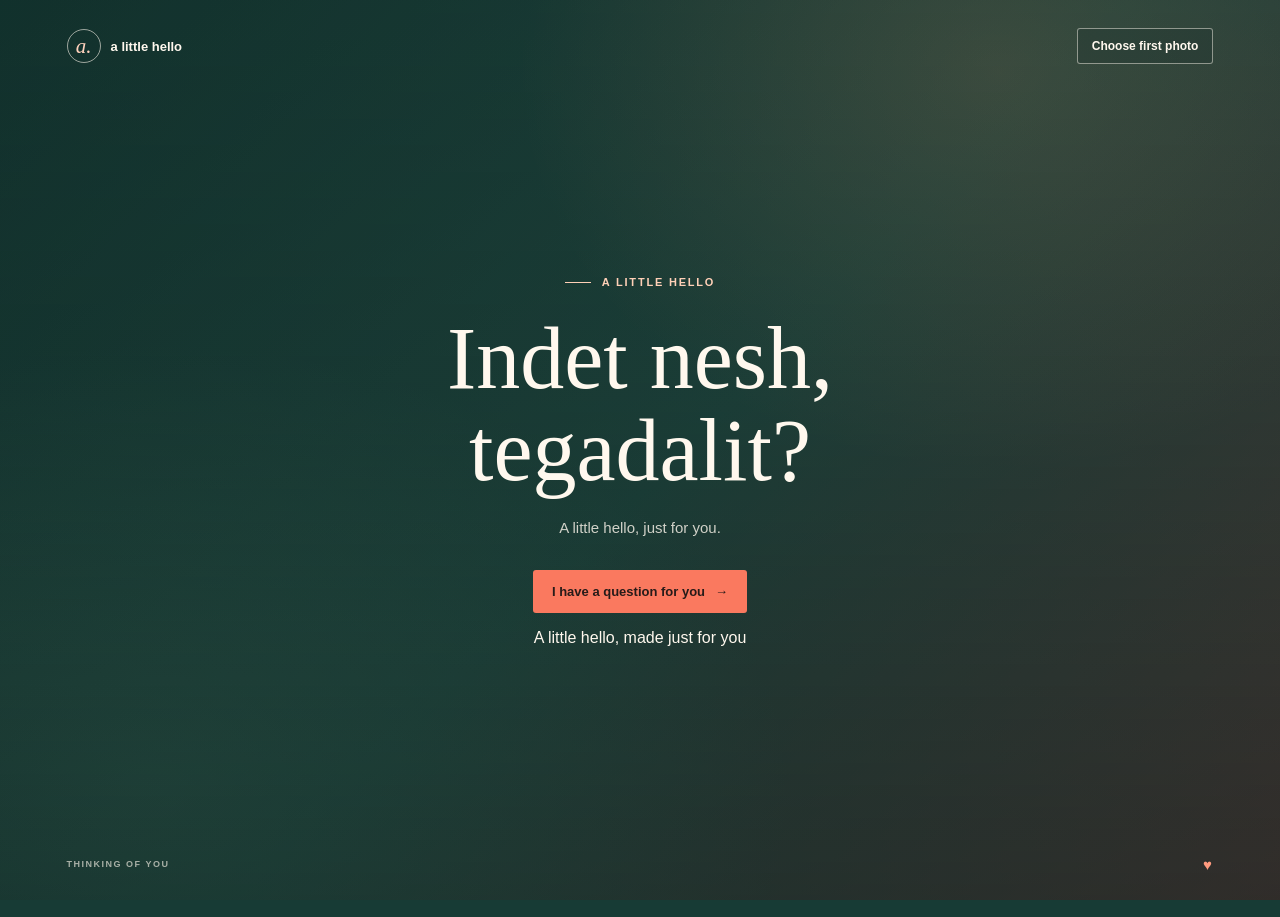
<file: index.html>
<!doctype html>
<html lang="en">
  <head>
    <meta charset="UTF-8" />
    <meta name="viewport" content="width=device-width, initial-scale=1.0" />
    <meta name="theme-color" content="#173b35" />
    <meta name="description" content="A little hello for someone special." />
    <title>A Little Hello</title>
    <link rel="stylesheet" href="styles.css" />
    <script src="app.js" defer></script>
  </head>
  <body data-photo-storage-key="a-little-hello-background-v2">
    <div class="scene" aria-hidden="true"></div>
    <div class="veil" aria-hidden="true"></div>

    <div class="page-shell">
      <header class="topbar">
        <a class="wordmark" href="index.html" aria-label="A Little Hello home">
          <span class="wordmark-mark" aria-hidden="true">a.</span>
          <span class="wordmark-name">a little hello</span>
        </a>
        <div class="photo-tools">
          <input id="photo-input" class="visually-hidden" type="file" accept="image/*" />
          <label class="photo-button" for="photo-input">Choose first photo</label>
          <button id="remove-photo" class="remove-photo" type="button" hidden>Remove photo</button>
        </div>
      </header>

      <main class="invitation">
        <div class="invitation-content">
          <p class="kicker"><span class="kicker-line" aria-hidden="true"></span> A little hello</p>
          <h1>Indet nesh,<br class="desktop-break" /> tegadalit?</h1>
          <p class="supporting-copy">A little hello, just for you.</p>
          <a class="next-page-link" href="poll.html">I have a question for you <span aria-hidden="true">&#8594;</span></a>
        </div>
        <p class="local-note"><span class="status-dot" aria-hidden="true"></span> A little hello, made just for you</p>
      </main>

      <footer class="bottom-bar">
        <span>THINKING OF YOU</span>
        <span class="footer-mark" aria-hidden="true">♥</span>
      </footer>
    </div>
    <p id="photo-status" class="visually-hidden" role="status"></p>
  </body>
</html>
</file>
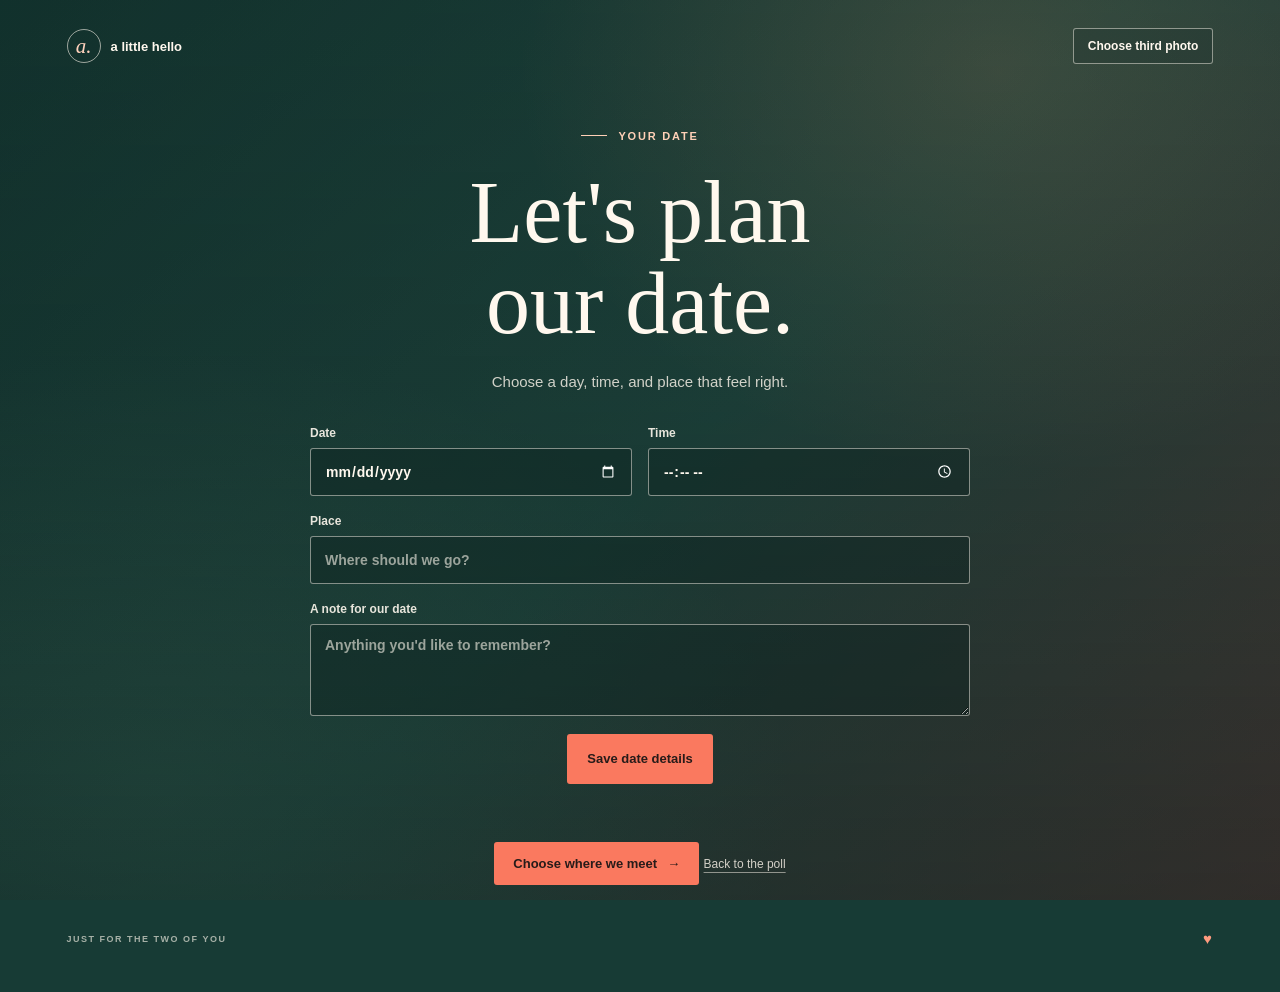
<file: date-details.html>
<!doctype html>
<html lang="en">
  <head>
    <meta charset="UTF-8" />
    <meta name="viewport" content="width=device-width, initial-scale=1.0" />
    <meta name="theme-color" content="#173b35" />
    <meta name="description" content="Plan a date together." />
    <title>Plan Our Date</title>
    <link rel="stylesheet" href="styles.css" />
    <script src="app.js" defer></script>
    <script src="date.js" defer></script>
  </head>
  <body data-photo-storage-key="a-little-date-details-background">
    <div class="scene" aria-hidden="true"></div>
    <div class="veil" aria-hidden="true"></div>

    <div class="page-shell">
      <header class="topbar">
        <a class="wordmark" href="poll.html" aria-label="Back to the date poll">
          <span class="wordmark-mark" aria-hidden="true">a.</span>
          <span class="wordmark-name">a little hello</span>
        </a>
        <div class="photo-tools">
          <input id="photo-input" class="visually-hidden" type="file" accept="image/*" />
          <label class="photo-button" for="photo-input">Choose third photo</label>
          <button id="remove-photo" class="remove-photo" type="button" hidden>Remove photo</button>
        </div>
      </header>

      <main class="invitation planner-invitation">
        <div class="invitation-content planner-content">
          <p class="kicker"><span class="kicker-line" aria-hidden="true"></span> Your date</p>
          <h1>Let's plan<br class="desktop-break" /> our date.</h1>
          <p class="supporting-copy">Choose a day, time, and place that feel right.</p>

          <form id="date-form" class="date-form">
            <label class="date-field">
              <span>Date</span>
              <input id="date-value" name="date" type="date" />
            </label>
            <label class="date-field">
              <span>Time</span>
              <input id="time-value" name="time" type="time" />
            </label>
            <label class="date-field date-field-wide">
              <span>Place</span>
              <input id="place-value" name="place" type="text" placeholder="Where should we go?" />
            </label>
            <label class="date-field date-field-wide">
              <span>A note for our date</span>
              <textarea id="note-value" name="note" rows="3" placeholder="Anything you'd like to remember?"></textarea>
            </label>
            <div class="date-form-actions">
              <button class="date-save" type="submit">Save date details</button>
              <p id="date-status" class="date-status" role="status"></p>
            </div>
          </form>
          <a class="next-page-link" href="meeting.html">Choose where we meet <span aria-hidden="true">&#8594;</span></a>
          <a class="planner-back-link" href="poll.html">Back to the poll</a>
        </div>
      </main>

      <footer class="bottom-bar">
        <span>JUST FOR THE TWO OF YOU</span>
        <span class="footer-mark" aria-hidden="true">♥</span>
      </footer>
    </div>
    <p id="photo-status" class="visually-hidden" role="status"></p>
  </body>
</html>
</file>
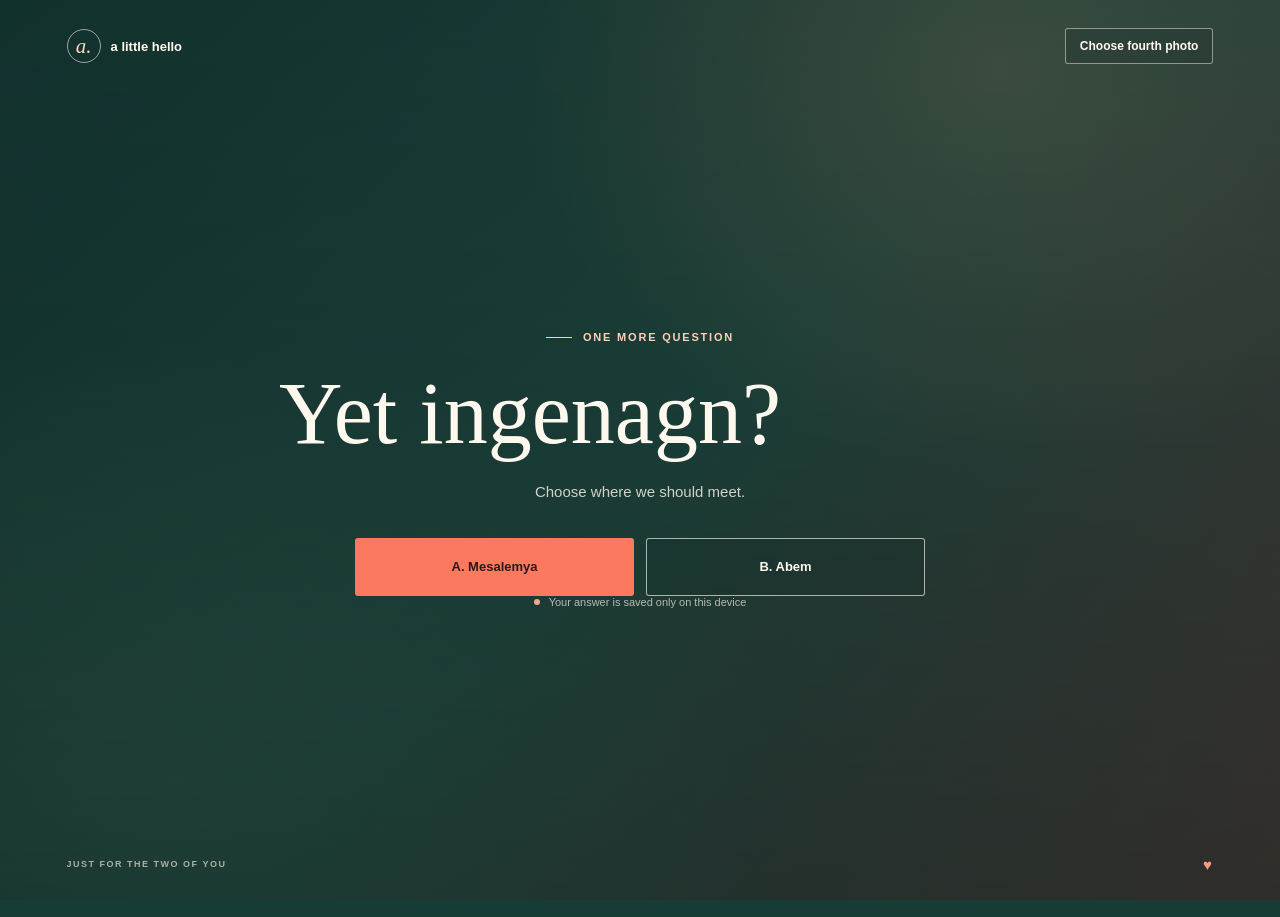
<file: meeting.html>
<!doctype html>
<html lang="en">
  <head>
    <meta charset="UTF-8" />
    <meta name="viewport" content="width=device-width, initial-scale=1.0" />
    <meta name="theme-color" content="#173b35" />
    <meta name="description" content="Choose where to meet for your date." />
    <title>Where Shall We Meet?</title>
    <link rel="stylesheet" href="styles.css" />
    <script src="app.js" defer></script>
    <script src="meeting.js" defer></script>
  </head>
  <body data-photo-storage-key="a-little-meeting-background">
    <div class="scene" aria-hidden="true"></div>
    <div class="veil" aria-hidden="true"></div>

    <div class="page-shell">
      <header class="topbar">
        <a class="wordmark" href="date-details.html" aria-label="Back to date details">
          <span class="wordmark-mark" aria-hidden="true">a.</span>
          <span class="wordmark-name">a little hello</span>
        </a>
        <div class="photo-tools">
          <input id="photo-input" class="visually-hidden" type="file" accept="image/*" />
          <label class="photo-button" for="photo-input">Choose fourth photo</label>
          <button id="remove-photo" class="remove-photo" type="button" hidden>Remove photo</button>
        </div>
      </header>

      <main class="invitation poll-invitation">
        <div class="invitation-content poll-content">
          <p class="kicker"><span class="kicker-line" aria-hidden="true"></span> One more question</p>
          <h1>Yet ingenagn?</h1>
          <p class="supporting-copy">Choose where we should meet.</p>

          <div id="meeting-choices" class="poll-choices" role="group" aria-label="Choose where to meet">
            <button class="poll-answer poll-answer-yes" type="button" data-answer="mesalemya">A. Mesalemya</button>
            <button class="poll-answer poll-answer-no" type="button" data-answer="abem">B. Abem</button>
          </div>

          <section id="meeting-response" class="poll-response" aria-live="polite" hidden>
            <p id="meeting-response-note" class="poll-response-note"></p>
            <a id="last-page-link" class="next-page-link" href="photos.html" hidden>Go to last page <span aria-hidden="true">&#8594;</span></a>
            <button id="change-meeting" class="text-button" type="button">Choose again</button>
          </section>
        </div>
        <p class="poll-privacy"><span class="status-dot" aria-hidden="true"></span> Your answer is saved only on this device</p>
      </main>

      <footer class="bottom-bar">
        <span>JUST FOR THE TWO OF YOU</span>
        <span class="footer-mark" aria-hidden="true">♥</span>
      </footer>
    </div>
    <p id="photo-status" class="visually-hidden" role="status"></p>
  </body>
</html>
</file>
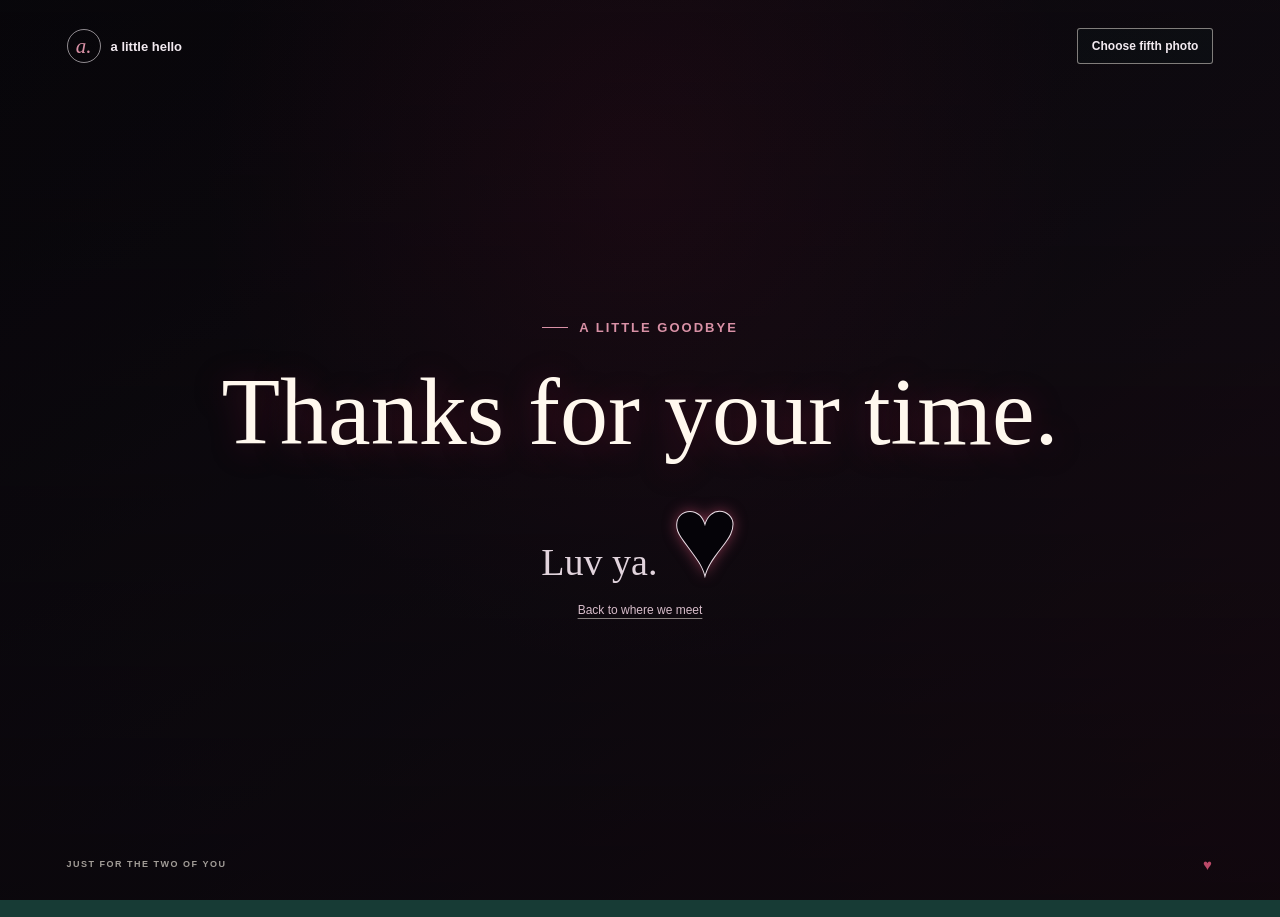
<file: photos.html>
<!doctype html>
<html lang="en">
  <head>
    <meta charset="UTF-8" />
    <meta name="viewport" content="width=device-width, initial-scale=1.0" />
    <meta name="theme-color" content="#100d13" />
    <meta name="description" content="Thanks for your time. Luv ya." />
    <title>A Little Goodbye</title>
    <link rel="stylesheet" href="styles.css" />
    <script src="app.js" defer></script>
  </head>
  <body class="farewell-page" data-photo-storage-key="a-little-farewell-background">
    <div class="scene" aria-hidden="true"></div>
    <div class="veil" aria-hidden="true"></div>

    <div class="page-shell">
      <header class="topbar">
        <a class="wordmark" href="meeting.html" aria-label="Back to where we meet">
          <span class="wordmark-mark" aria-hidden="true">a.</span>
          <span class="wordmark-name">a little hello</span>
        </a>
        <div class="photo-tools">
          <input id="photo-input" class="visually-hidden" type="file" accept="image/*" />
          <label class="photo-button" for="photo-input">Choose fifth photo</label>
          <button id="remove-photo" class="remove-photo" type="button" hidden>Remove photo</button>
        </div>
      </header>

      <main class="invitation photos-invitation">
        <div class="invitation-content photos-content">
          <p class="kicker"><span class="kicker-line" aria-hidden="true"></span> A little goodbye</p>
          <h1>Thanks for your time.</h1>
          <p class="supporting-copy">Luv ya. <span class="farewell-heart" role="img" aria-label="Black heart">&#9829;</span></p>
          <a class="planner-back-link" href="meeting.html">Back to where we meet</a>
        </div>
      </main>

      <footer class="bottom-bar">
        <span>JUST FOR THE TWO OF YOU</span>
        <span class="footer-mark" aria-hidden="true">♥</span>
      </footer>
    </div>
    <p id="photo-status" class="visually-hidden" role="status"></p>
  </body>
</html>
</file>
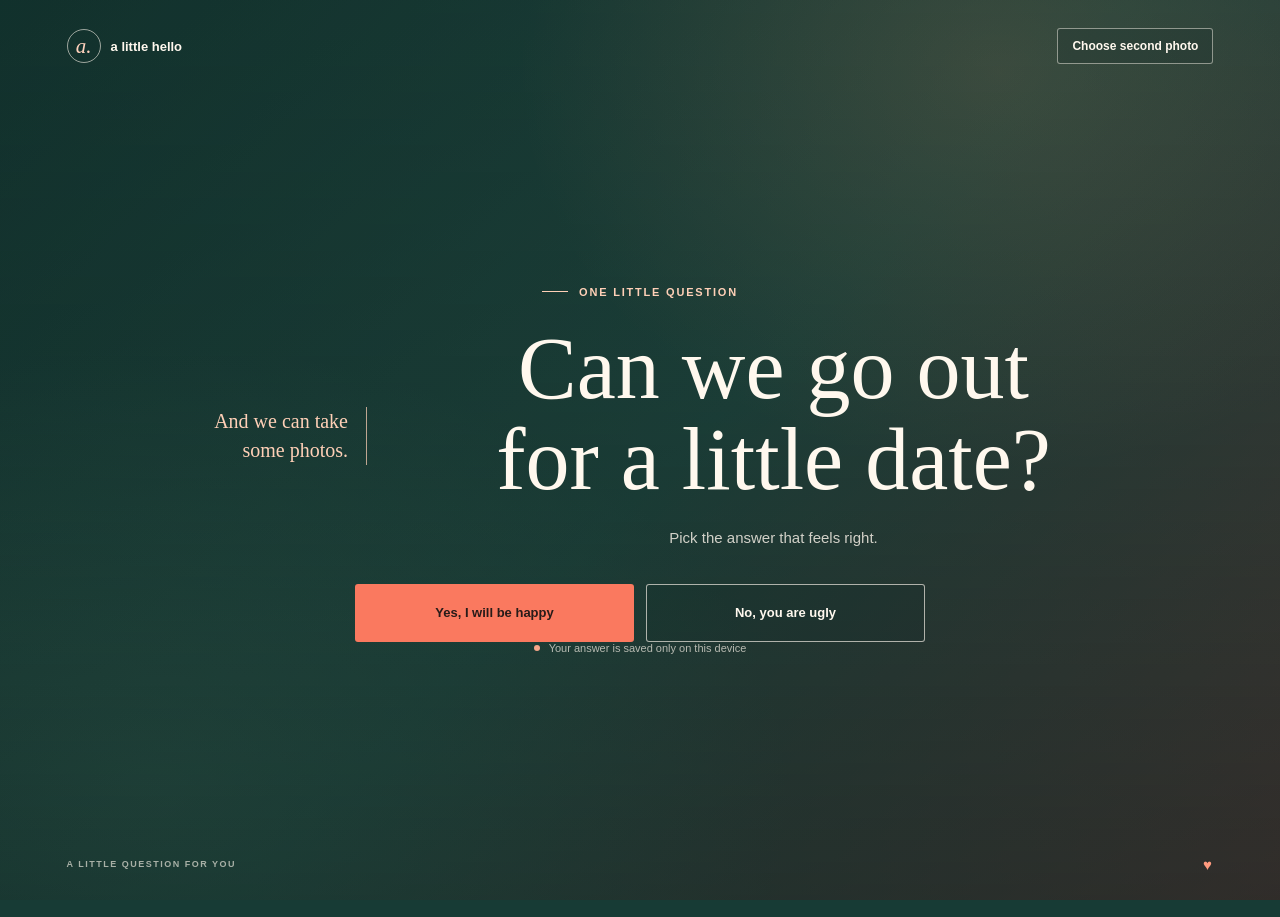
<file: poll.html>
<!doctype html>
<html lang="en">
  <head>
    <meta charset="UTF-8" />
    <meta name="viewport" content="width=device-width, initial-scale=1.0" />
    <meta name="theme-color" content="#173b35" />
    <meta name="description" content="A little date question for someone special." />
    <title>A Little Date?</title>
    <link rel="stylesheet" href="styles.css" />
    <script src="app.js" defer></script>
    <script src="poll.js" defer></script>
  </head>
  <body data-photo-storage-key="a-little-date-poll-background">
    <div class="scene" aria-hidden="true"></div>
    <div class="veil" aria-hidden="true"></div>

    <div class="page-shell">
      <header class="topbar">
        <a class="wordmark" href="index.html" aria-label="Back to the hello page">
          <span class="wordmark-mark" aria-hidden="true">a.</span>
          <span class="wordmark-name">a little hello</span>
        </a>
        <div class="photo-tools">
          <input id="photo-input" class="visually-hidden" type="file" accept="image/*" />
          <label class="photo-button" for="photo-input">Choose second photo</label>
          <button id="remove-photo" class="remove-photo" type="button" hidden>Remove photo</button>
        </div>
      </header>

      <main class="invitation poll-invitation">
        <div class="invitation-content poll-content">
          <p class="kicker"><span class="kicker-line" aria-hidden="true"></span> One little question</p>
          <div class="poll-question-row">
            <p class="poll-side-note">And we can take some photos.</p>
            <div class="poll-question">
              <h1>Can we go out<br class="desktop-break" /> for a little date?</h1>
              <p class="supporting-copy">Pick the answer that feels right.</p>
            </div>
          </div>

          <div id="poll-choices" class="poll-choices" role="group" aria-label="Choose your answer">
            <button class="poll-answer poll-answer-yes" type="button" data-answer="yes">Yes, I will be happy</button>
            <button class="poll-answer poll-answer-no" type="button" data-answer="no">No, you are ugly</button>
          </div>

          <section id="poll-response" class="poll-response" aria-live="polite" hidden>
            <p id="poll-response-note" class="poll-response-note"></p>
            <a id="date-plan-link" class="next-page-link" href="date-details.html" hidden>Plan our date <span aria-hidden="true">&#8594;</span></a>
            <button id="change-answer" class="text-button" type="button">Choose again</button>
          </section>
        </div>
        <p class="poll-privacy"><span class="status-dot" aria-hidden="true"></span> Your answer is saved only on this device</p>
      </main>

      <footer class="bottom-bar">
        <span>A LITTLE QUESTION FOR YOU</span>
        <span class="footer-mark" aria-hidden="true">♥</span>
      </footer>
    </div>
    <p id="photo-status" class="visually-hidden" role="status"></p>
  </body>
</html>
</file>
<file: styles.css>
:root {
  font-family: "Avenir Next", Avenir, "Segoe UI", sans-serif;
  color: #fff8ee;
  background: #173b35;
  font-synthesis: none;
  text-rendering: optimizeLegibility;
  --cream: #fff8ee;
  --coral: #fa795f;
  --green: #173b35;
}

* {
  box-sizing: border-box;
}

body {
  min-width: 320px;
  min-height: 100vh;
  margin: 0;
  background: var(--green);
}

button,
a,
label {
  -webkit-tap-highlight-color: transparent;
}

button,
label {
  font: inherit;
}

.scene,
.veil {
  position: fixed;
  inset: 0;
  pointer-events: none;
}

.scene {
  background-image:
    var(--uploaded-background, none),
    radial-gradient(ellipse at 78% 8%, rgba(241, 160, 111, 0.24), transparent 34%),
    radial-gradient(ellipse at 12% 88%, rgba(90, 145, 119, 0.3), transparent 40%),
    linear-gradient(135deg, #153a34 0%, #255047 52%, #633f3b 100%);
  background-position: center;
  background-size: contain, cover, cover, cover;
  background-repeat: no-repeat;
  transition: background-image 400ms ease;
}

.veil {
  background: linear-gradient(180deg, rgba(12, 32, 30, 0.34), rgba(12, 32, 30, 0.4) 44%, rgba(12, 32, 30, 0.58));
}

.page-shell {
  position: relative;
  display: flex;
  min-height: 100svh;
  flex-direction: column;
  padding: 28px clamp(22px, 5.2vw, 76px) 24px;
}

.topbar,
.bottom-bar {
  display: flex;
  align-items: center;
  justify-content: space-between;
}

.wordmark {
  display: inline-flex;
  align-items: center;
  gap: 10px;
  color: var(--cream);
  text-decoration: none;
}

.wordmark-mark {
  display: grid;
  width: 34px;
  height: 34px;
  place-items: center;
  border: 1px solid rgba(255, 248, 238, 0.58);
  border-radius: 50%;
  color: #ffd2bd;
  font-family: "Palatino Linotype", "Book Antiqua", Georgia, serif;
  font-size: 21px;
  font-style: italic;
}

.wordmark-name {
  font-size: 13px;
  font-weight: 600;
}

.photo-tools {
  display: flex;
  align-items: center;
  gap: 16px;
}

.photo-button,
.remove-photo {
  border: 1px solid rgba(255, 248, 238, 0.48);
  border-radius: 3px;
  color: var(--cream);
  cursor: pointer;
  font-size: 12px;
  font-weight: 600;
  transition: background-color 160ms ease, border-color 160ms ease;
}

.photo-button {
  padding: 10px 14px;
  background: rgba(15, 38, 35, 0.18);
}

.remove-photo {
  padding: 0;
  border: 0;
  background: transparent;
  color: rgba(255, 248, 238, 0.82);
}

.photo-button:hover,
.remove-photo:hover {
  border-color: var(--cream);
  background-color: rgba(255, 248, 238, 0.14);
}

.remove-photo:hover {
  background-color: transparent;
  text-decoration: underline;
}

.invitation {
  display: flex;
  width: min(100%, 760px);
  flex: 1;
  flex-direction: column;
  align-items: center;
  justify-content: center;
  align-self: center;
  padding: 58px 0 42px;
  text-align: center;
}

.invitation-content {
  animation: arrive 650ms cubic-bezier(0.2, 0.7, 0.2, 1) both;
}

.kicker {
  display: inline-flex;
  align-items: center;
  gap: 11px;
  margin: 0 0 25px;
  color: #ffd0b7;
  font-size: 11px;
  font-weight: 700;
  letter-spacing: 1.8px;
  text-transform: uppercase;
}

.kicker-line {
  width: 26px;
  height: 1px;
  background: currentColor;
}

h1 {
  max-width: 760px;
  margin: 0;
  font-family: "Palatino Linotype", "Book Antiqua", Georgia, serif;
  font-size: clamp(48px, 7vw, 88px);
  font-weight: 400;
  line-height: 1.04;
}

.supporting-copy {
  margin: 20px 0 0;
  color: rgba(255, 248, 238, 0.8);
  font-size: 15px;
  line-height: 1.6;
}

.farewell-heart {
  display: inline-block;
  margin-left: 4px;
  color: #050308;
  font-size: 3em;
  line-height: 0.8;
  text-shadow: 0 0 14px rgba(213, 82, 116, 0.55);
  -webkit-text-stroke: 1px #eadfe7;
}

.farewell-page {
  --cream: #f2eaf0;
  --coral: #a82c4f;
  --green: #100d13;
  background: #100d13;
}

.farewell-page .scene {
  background-image:
    var(--uploaded-background, none),
    radial-gradient(ellipse at 50% 20%, rgba(106, 21, 50, 0.32), transparent 48%),
    linear-gradient(145deg, #09080c 0%, #171018 55%, #2b101c 100%);
}

.farewell-page .veil {
  background: linear-gradient(180deg, rgba(7, 5, 9, 0.5), rgba(7, 5, 9, 0.58) 52%, rgba(7, 5, 9, 0.72));
}

.farewell-page .wordmark-mark {
  border-color: rgba(242, 234, 240, 0.58);
  color: #d991a6;
}

.farewell-page .kicker {
  color: #d991a6;
  font-size: 13px;
  letter-spacing: 2px;
}

.farewell-page .kicker-line {
  background: currentColor;
}

.farewell-page h1 {
  max-width: 920px;
  font-family: "Old English Text MT", "Cloister Black", "UnifrakturCook", Georgia, serif;
  font-size: 96px;
  line-height: 1.08;
  text-shadow: 0 3px 32px rgba(163, 28, 69, 0.34);
  text-wrap: balance;
}

.farewell-page .supporting-copy {
  margin-top: 28px;
  color: #e1d3dc;
  font-family: Georgia, "Times New Roman", serif;
  font-size: 38px;
}

.farewell-page .planner-back-link {
  color: #d7bdca;
}

.farewell-page .footer-mark {
  color: #bb4968;
}

.poll-invitation {
  width: min(100%, 980px);
}

.poll-content {
  width: 100%;
}

.poll-question-row {
  display: grid;
  grid-template-columns: minmax(130px, 0.7fr) minmax(0, 2.3fr);
  align-items: center;
  gap: clamp(24px, 4vw, 50px);
}

.poll-side-note {
  max-width: 180px;
  justify-self: end;
  margin: 0;
  padding-right: 18px;
  border-right: 1px solid rgba(255, 208, 183, 0.72);
  color: #ffd0b7;
  font-family: "Palatino Linotype", "Book Antiqua", Georgia, serif;
  font-size: 20px;
  line-height: 1.45;
  text-align: right;
}

.poll-question {
  min-width: 0;
}

.planner-invitation {
  width: min(100%, 760px);
}

.planner-content {
  width: 100%;
}

.date-form {
  display: grid;
  width: min(100%, 660px);
  grid-template-columns: repeat(2, minmax(0, 1fr));
  gap: 18px 16px;
  margin: 32px auto 0;
  text-align: left;
}

.date-field {
  display: grid;
  min-width: 0;
  gap: 8px;
  color: rgba(255, 248, 238, 0.9);
  font-size: 12px;
  font-weight: 600;
}

.date-field-wide,
.date-form-actions {
  grid-column: 1 / -1;
}

.date-field input,
.date-field textarea {
  width: 100%;
  min-height: 48px;
  padding: 12px 14px;
  border: 1px solid rgba(255, 248, 238, 0.48);
  border-radius: 3px;
  background: rgba(12, 32, 30, 0.38);
  color: var(--cream);
  font: inherit;
  font-size: 14px;
}

.date-field input {
  color-scheme: dark;
}

.date-field textarea {
  min-height: 92px;
  resize: vertical;
}

.date-field input::placeholder,
.date-field textarea::placeholder {
  color: rgba(255, 248, 238, 0.58);
}

.date-form-actions {
  display: grid;
  justify-items: center;
  gap: 10px;
}

.date-save {
  min-height: 50px;
  padding: 13px 20px;
  border: 0;
  border-radius: 3px;
  background: var(--coral);
  color: #271b19;
  cursor: pointer;
  font-size: 13px;
  font-weight: 700;
  transition: background-color 160ms ease, transform 160ms ease;
}

.date-save:hover {
  transform: translateY(-2px);
  background: #ff9279;
}

.date-status {
  min-height: 1.5em;
  margin: 0;
  color: rgba(255, 248, 238, 0.8);
  font-size: 12px;
  text-align: center;
}

.planner-back-link {
  display: inline-block;
  margin-top: 10px;
  color: rgba(255, 248, 238, 0.8);
  font-size: 12px;
  text-decoration-color: rgba(255, 248, 238, 0.5);
  text-underline-offset: 4px;
}

.planner-back-link:hover {
  color: var(--cream);
}

.next-page-link {
  display: inline-flex;
  align-items: center;
  gap: 10px;
  margin-top: 30px;
  padding: 14px 19px;
  border-radius: 3px;
  background: var(--coral);
  color: #271b19;
  font-size: 13px;
  font-weight: 700;
  text-decoration: none;
  transition: background-color 160ms ease, transform 160ms ease;
}

.next-page-link:hover {
  transform: translateY(-2px);
  background: #ff9279;
}

.poll-choices {
  display: grid;
  width: min(100%, 570px);
  grid-template-columns: repeat(2, minmax(0, 1fr));
  gap: 12px;
  margin: 34px auto 0;
}

.poll-answer {
  min-height: 58px;
  padding: 14px 18px;
  border: 1px solid transparent;
  border-radius: 3px;
  cursor: pointer;
  font-size: 13px;
  font-weight: 700;
  line-height: 1.4;
  transition: background-color 160ms ease, border-color 160ms ease, transform 160ms ease;
}

.poll-answer:hover {
  transform: translateY(-2px);
}

.poll-answer-yes {
  background: var(--coral);
  color: #271b19;
}

.poll-answer-yes:hover {
  background: #ff9279;
}

.poll-answer-no {
  border-color: rgba(255, 248, 238, 0.65);
  background: rgba(14, 37, 34, 0.12);
  color: var(--cream);
}

.poll-answer-no:hover {
  border-color: var(--cream);
  background: rgba(255, 248, 238, 0.12);
}

.poll-response {
  margin-top: 34px;
  animation: arrive 350ms ease both;
}

.poll-response-note {
  margin: 0 0 15px;
  font-family: "Palatino Linotype", "Book Antiqua", Georgia, serif;
  font-size: 25px;
}

.text-button {
  padding: 8px 4px;
  border: 0;
  border-bottom: 1px solid rgba(255, 248, 238, 0.62);
  background: transparent;
  color: rgba(255, 248, 238, 0.9);
  cursor: pointer;
  font-size: 12px;
}

.text-button:hover {
  border-color: var(--cream);
  color: var(--cream);
}

.poll-privacy {
  display: inline-flex;
  align-items: center;
  gap: 9px;
  margin: 0;
  color: rgba(255, 248, 238, 0.68);
  font-size: 11px;
}

.photos-invitation {
  width: min(100%, 920px);
}

.photos-content {
  width: 100%;
}

.status-dot {
  width: 6px;
  height: 6px;
  border-radius: 50%;
  background: #f7a68a;
}

.bottom-bar {
  min-height: 24px;
  color: rgba(255, 248, 238, 0.62);
  font-size: 9px;
  font-weight: 700;
  letter-spacing: 1.5px;
}

.footer-mark {
  color: #ff9b7f;
  font-size: 15px;
}

.visually-hidden {
  position: absolute;
  width: 1px;
  height: 1px;
  overflow: hidden;
  clip: rect(0, 0, 0, 0);
  white-space: nowrap;
  clip-path: inset(50%);
}

:focus-visible {
  outline: 2px solid #ffd0b7;
  outline-offset: 4px;
}

[hidden] {
  display: none !important;
}

@keyframes arrive {
  from {
    opacity: 0;
    transform: translateY(10px);
  }
  to {
    opacity: 1;
    transform: translateY(0);
  }
}

@media (max-width: 600px) {
  .page-shell {
    min-height: 100svh;
    padding: 18px 20px 18px;
  }

  .wordmark-name {
    font-size: 12px;
  }

  .photo-tools {
    gap: 10px;
  }

  .photo-button {
    padding: 9px 10px;
    font-size: 11px;
  }

  .remove-photo {
    font-size: 11px;
  }

  .invitation {
    padding: 50px 0 32px;
  }

  h1 {
    font-size: clamp(46px, 13vw, 66px);
  }

  .desktop-break {
    display: none;
  }

  .supporting-copy {
    max-width: 280px;
    margin: 17px auto 0;
    font-size: 14px;
  }

  .farewell-page h1 {
    font-size: 58px;
  }

  .farewell-page .supporting-copy {
    margin-top: 24px;
    font-size: 30px;
  }

  .farewell-heart {
    font-size: 2.6em;
  }

  .poll-question-row {
    grid-template-columns: 1fr;
    gap: 12px;
  }

  .date-form {
    grid-template-columns: 1fr;
    gap: 14px;
    margin-top: 26px;
  }

  .date-field-wide,
  .date-form-actions {
    grid-column: auto;
  }

  .poll-side-note {
    max-width: none;
    justify-self: center;
    padding: 0;
    border: 0;
    font-size: 17px;
    text-align: center;
  }

  .poll-choices {
    width: min(100%, 340px);
    grid-template-columns: 1fr;
    gap: 10px;
    margin-top: 26px;
  }

  .poll-privacy {
    max-width: 260px;
    justify-content: center;
    line-height: 1.5;
  }
}

@media (prefers-reduced-motion: reduce) {
  *,
  *::before,
  *::after {
    animation-duration: 0.01ms !important;
    animation-iteration-count: 1 !important;
    scroll-behavior: auto !important;
    transition-duration: 0.01ms !important;
  }
}
</file>
